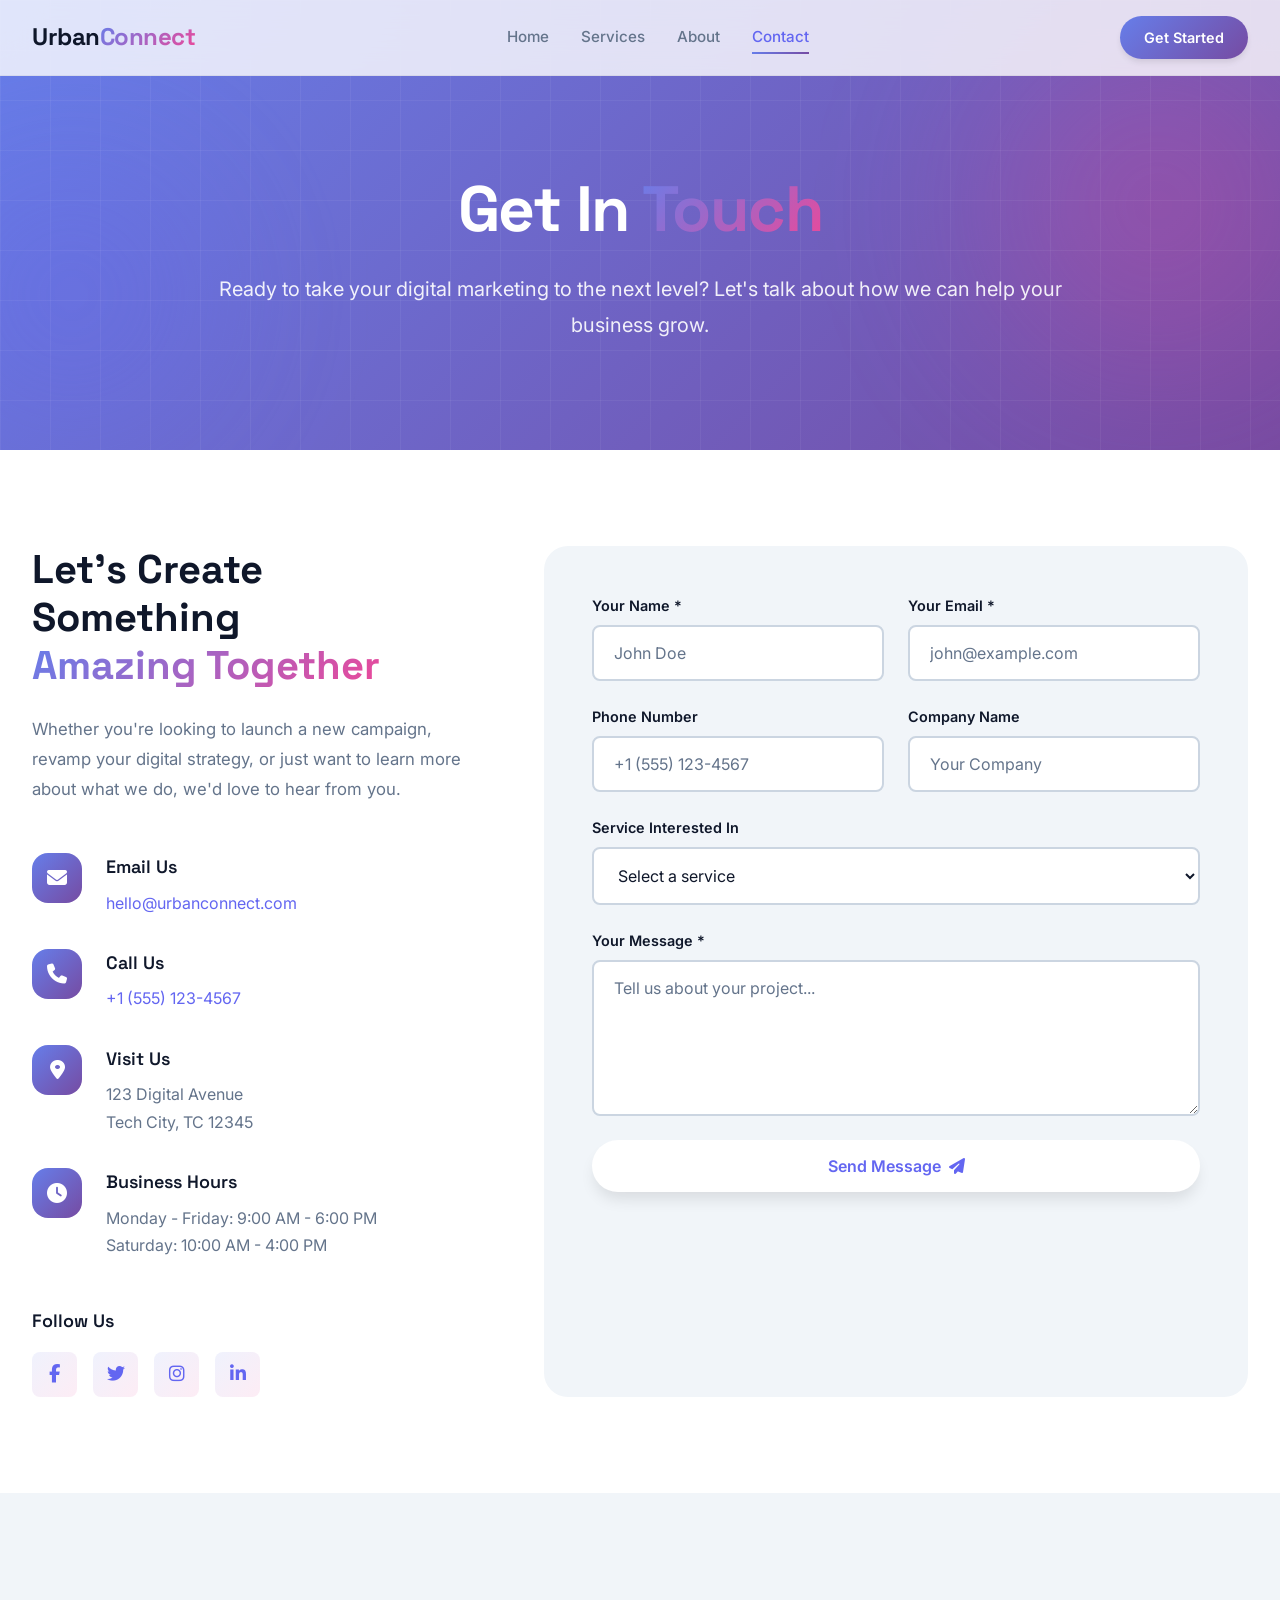
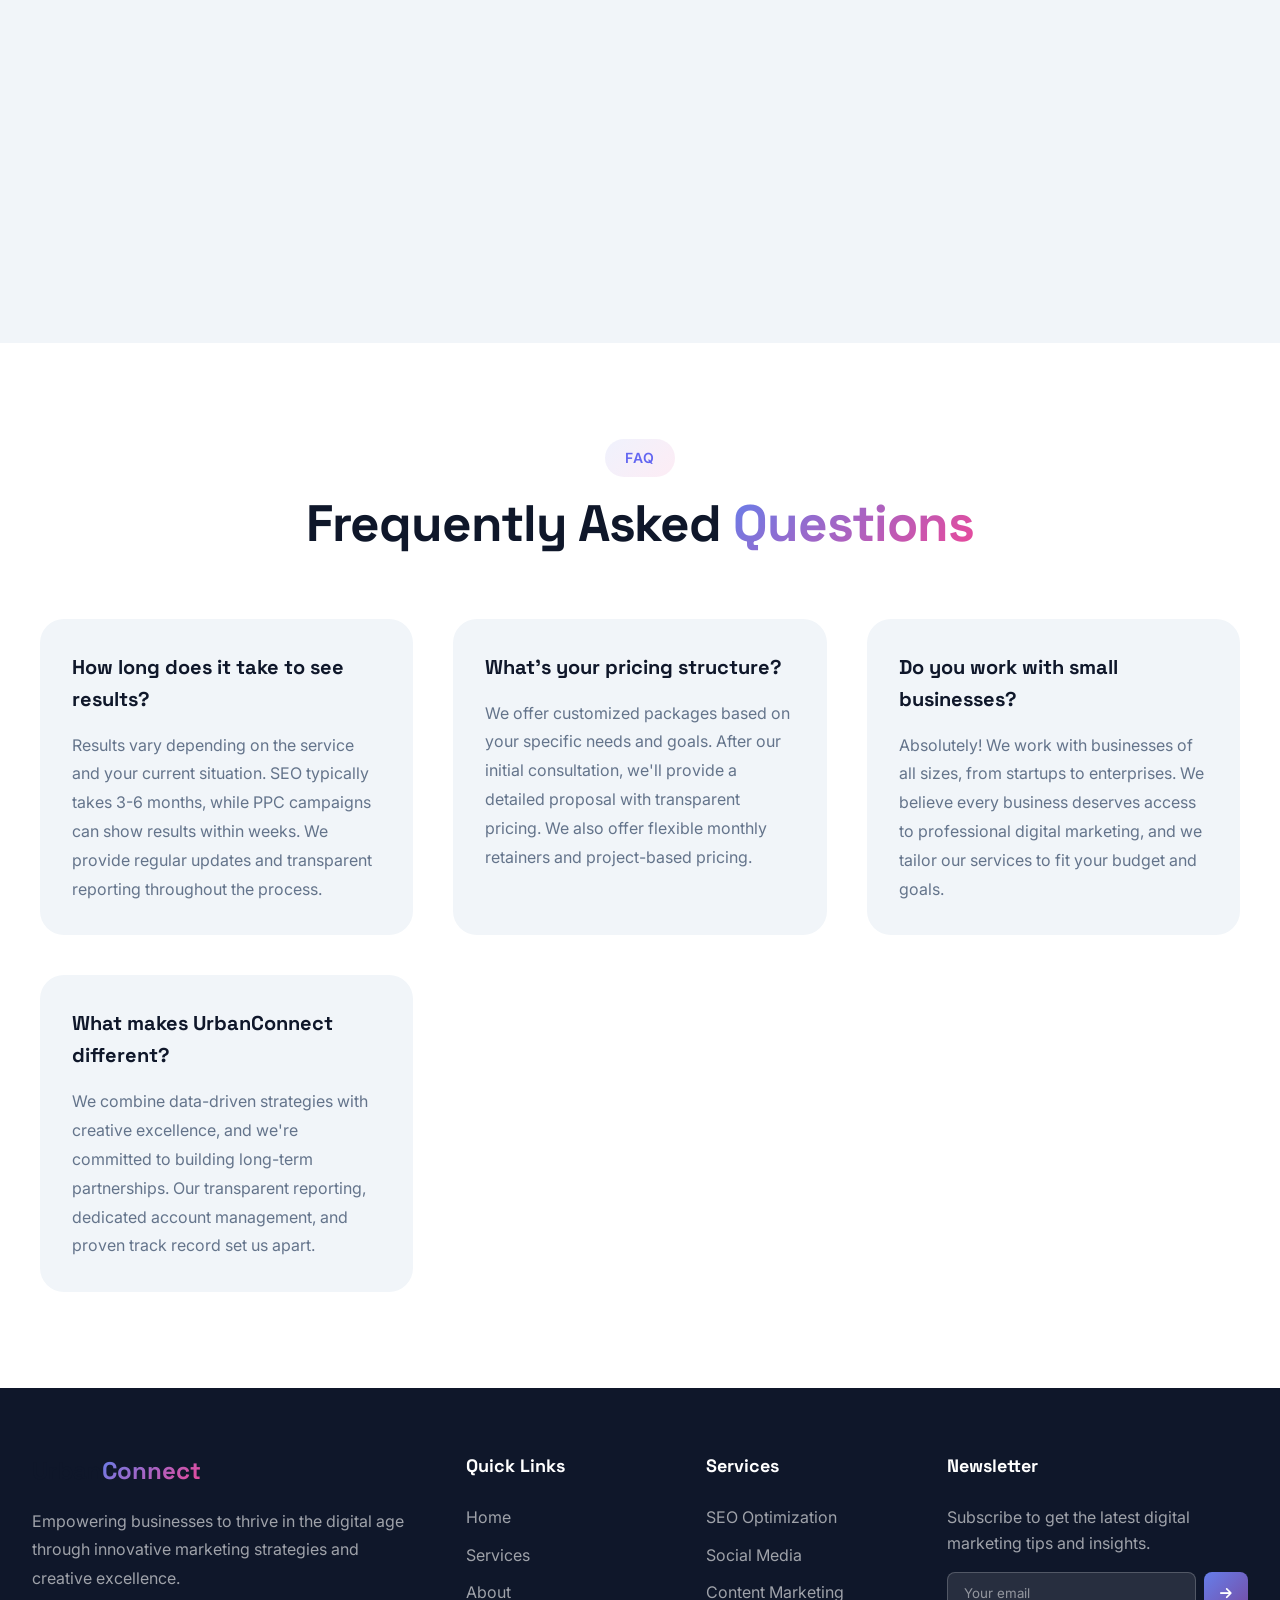
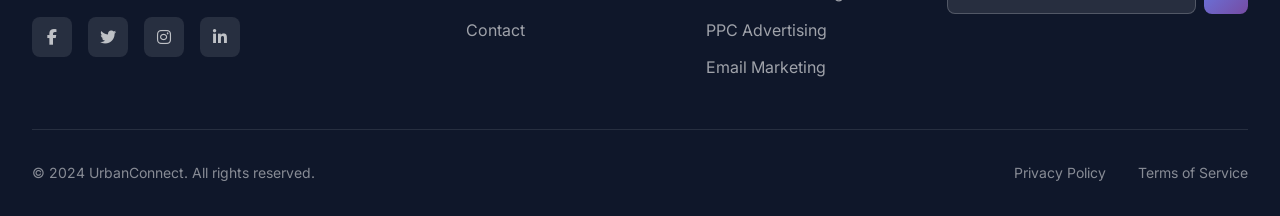
<file: contact.html>
<!DOCTYPE html>
<html lang="en">
<head>
  <meta charset="UTF-8">
  <meta name="viewport" content="width=device-width, initial-scale=1.0">
  <title>Contact Us | UrbanConnect Digital Marketing</title>
  <meta name="description" content="Get in touch with UrbanConnect. Let's discuss how we can help grow your business with our digital marketing services.">
  <link rel="preconnect" href="https://fonts.googleapis.com">
  <link rel="preconnect" href="https://fonts.gstatic.com" crossorigin>
  <link href="https://fonts.googleapis.com/css2?family=Inter:wght@300;400;500;600;700;800;900&family=Space+Grotesk:wght@400;500;600;700&display=swap" rel="stylesheet">
  <link rel="stylesheet" href="https://cdnjs.cloudflare.com/ajax/libs/font-awesome/6.4.0/css/all.min.css">
  <link rel="stylesheet" href="style.css">
</head>
<body>

  <!-- HEADER -->
  <header id="header">
    <div class="header-content">
      <div class="logo">
        <a href="index.html">
          <span class="logo-text">Urban</span><span class="logo-accent">Connect</span>
        </a>
      </div>
      <nav id="nav">
        <a href="index.html" class="nav-link">Home</a>
        <a href="services.html" class="nav-link">Services</a>
        <a href="about.html" class="nav-link">About</a>
        <a href="contact.html" class="nav-link active">Contact</a>
      </nav>
      <a href="contact.html" class="cta-header-btn">Get Started</a>
      <button class="mobile-menu-toggle" id="mobileMenuToggle">
        <span></span>
        <span></span>
        <span></span>
      </button>
    </div>
  </header>

  <!-- PAGE HEADER -->
  <section class="page-header">
    <div class="page-header-bg">
      <div class="gradient-orb orb-1"></div>
      <div class="gradient-orb orb-2"></div>
      <div class="grid-pattern"></div>
    </div>
    <div class="container">
      <div class="page-header-content" data-aos="fade-up">
        <h1 class="page-title">Get In <span class="gradient-text">Touch</span></h1>
        <p class="page-description">
          Ready to take your digital marketing to the next level? Let's talk about how we can help your business grow.
        </p>
      </div>
    </div>
  </section>

  <!-- CONTACT SECTION -->
  <section class="contact-page-section">
    <div class="container">
      <div class="contact-page-grid">
        <!-- Contact Info -->
        <div class="contact-page-info" data-aos="fade-right">
          <h2 class="contact-page-title">Let's Create Something<br/><span class="gradient-text">Amazing Together</span></h2>
          <p class="contact-page-description">
            Whether you're looking to launch a new campaign, revamp your digital strategy, or just want to learn more about what we do, we'd love to hear from you.
          </p>

          <div class="contact-page-details">
            <div class="contact-page-item">
              <div class="contact-page-icon">
                <i class="fas fa-envelope"></i>
              </div>
              <div class="contact-page-text">
                <h4>Email Us</h4>
                <p><a href="mailto:hello@urbanconnect.com">hello@urbanconnect.com</a></p>
              </div>
            </div>

            <div class="contact-page-item">
              <div class="contact-page-icon">
                <i class="fas fa-phone"></i>
              </div>
              <div class="contact-page-text">
                <h4>Call Us</h4>
                <p><a href="tel:+15551234567">+1 (555) 123-4567</a></p>
              </div>
            </div>

            <div class="contact-page-item">
              <div class="contact-page-icon">
                <i class="fas fa-map-marker-alt"></i>
              </div>
              <div class="contact-page-text">
                <h4>Visit Us</h4>
                <p>123 Digital Avenue<br/>Tech City, TC 12345</p>
              </div>
            </div>

            <div class="contact-page-item">
              <div class="contact-page-icon">
                <i class="fas fa-clock"></i>
              </div>
              <div class="contact-page-text">
                <h4>Business Hours</h4>
                <p>Monday - Friday: 9:00 AM - 6:00 PM<br/>Saturday: 10:00 AM - 4:00 PM</p>
              </div>
            </div>
          </div>

          <div class="contact-page-social">
            <h4>Follow Us</h4>
            <div class="social-links-contact">
              <a href="#" class="social-link-contact"><i class="fab fa-facebook-f"></i></a>
              <a href="#" class="social-link-contact"><i class="fab fa-twitter"></i></a>
              <a href="#" class="social-link-contact"><i class="fab fa-instagram"></i></a>
              <a href="#" class="social-link-contact"><i class="fab fa-linkedin-in"></i></a>
            </div>
          </div>
        </div>

        <!-- Contact Form -->
        <div class="contact-page-form-wrapper" data-aos="fade-left">
          <form class="contact-page-form" id="contactForm">
            <div class="form-row">
              <div class="form-group-contact">
                <label for="name">Your Name *</label>
                <input type="text" id="name" class="form-input-contact" placeholder="John Doe" required>
              </div>
              <div class="form-group-contact">
                <label for="email">Your Email *</label>
                <input type="email" id="email" class="form-input-contact" placeholder="john@example.com" required>
              </div>
            </div>

            <div class="form-row">
              <div class="form-group-contact">
                <label for="phone">Phone Number</label>
                <input type="tel" id="phone" class="form-input-contact" placeholder="+1 (555) 123-4567">
              </div>
              <div class="form-group-contact">
                <label for="company">Company Name</label>
                <input type="text" id="company" class="form-input-contact" placeholder="Your Company">
              </div>
            </div>

            <div class="form-group-contact">
              <label for="service">Service Interested In</label>
              <select id="service" class="form-input-contact">
                <option value="">Select a service</option>
                <option value="seo">SEO Optimization</option>
                <option value="social">Social Media Marketing</option>
                <option value="content">Content Marketing</option>
                <option value="ppc">PPC Advertising</option>
                <option value="email">Email Marketing</option>
                <option value="analytics">Analytics & Reporting</option>
                <option value="other">Other</option>
              </select>
            </div>

            <div class="form-group-contact">
              <label for="message">Your Message *</label>
              <textarea id="message" class="form-input-contact" rows="6" placeholder="Tell us about your project..." required></textarea>
            </div>

            <button type="submit" class="btn btn-primary btn-full">
              Send Message <i class="fas fa-paper-plane"></i>
            </button>
          </form>
        </div>
      </div>
    </div>
  </section>

  <!-- MAP SECTION (Optional) -->
  <section class="map-section">
    <div class="map-container">
      <iframe
        src="https://www.google.com/maps/embed?pb=!1m18!1m12!1m3!1d3151.8354345093714!2d144.9537353159042!3d-37.817209742021385!2m3!1f0!2f0!3f0!3m2!1i1024!2i768!4f13.1!3m3!1m2!1s0x6ad65d4c2b349649%3A0xb6899234e561db11!2sEnvato!5b0!3m2!1sen!2sus!4v1576424281440!5m2!1sen!2sus"
        width="100%"
        height="450"
        style="border:0;"
        allowfullscreen=""
        loading="lazy"
        referrerpolicy="no-referrer-when-downgrade">
      </iframe>
    </div>
  </section>

  <!-- FAQ SECTION -->
  <section class="faq-section">
    <div class="container">
      <div class="section-header" data-aos="fade-up">
        <span class="section-badge">FAQ</span>
        <h2 class="section-title">Frequently Asked <span class="gradient-text">Questions</span></h2>
      </div>

      <div class="faq-grid">
        <div class="faq-item" data-aos="fade-up" data-aos-delay="100">
          <h3 class="faq-question">How long does it take to see results?</h3>
          <p class="faq-answer">
            Results vary depending on the service and your current situation. SEO typically takes 3-6 months, while PPC campaigns can show results within weeks. We provide regular updates and transparent reporting throughout the process.
          </p>
        </div>

        <div class="faq-item" data-aos="fade-up" data-aos-delay="200">
          <h3 class="faq-question">What's your pricing structure?</h3>
          <p class="faq-answer">
            We offer customized packages based on your specific needs and goals. After our initial consultation, we'll provide a detailed proposal with transparent pricing. We also offer flexible monthly retainers and project-based pricing.
          </p>
        </div>

        <div class="faq-item" data-aos="fade-up" data-aos-delay="300">
          <h3 class="faq-question">Do you work with small businesses?</h3>
          <p class="faq-answer">
            Absolutely! We work with businesses of all sizes, from startups to enterprises. We believe every business deserves access to professional digital marketing, and we tailor our services to fit your budget and goals.
          </p>
        </div>

        <div class="faq-item" data-aos="fade-up" data-aos-delay="400">
          <h3 class="faq-question">What makes UrbanConnect different?</h3>
          <p class="faq-answer">
            We combine data-driven strategies with creative excellence, and we're committed to building long-term partnerships. Our transparent reporting, dedicated account management, and proven track record set us apart.
          </p>
        </div>
      </div>
    </div>
  </section>

  <!-- FOOTER -->
  <footer class="footer">
    <div class="container">
      <div class="footer-content">
        <div class="footer-column">
          <div class="footer-logo">
            <span class="logo-text">Urban</span><span class="logo-accent">Connect</span>
          </div>
          <p class="footer-description">
            Empowering businesses to thrive in the digital age through innovative
            marketing strategies and creative excellence.
          </p>
          <div class="footer-social">
            <a href="#" class="footer-social-link"><i class="fab fa-facebook-f"></i></a>
            <a href="#" class="footer-social-link"><i class="fab fa-twitter"></i></a>
            <a href="#" class="footer-social-link"><i class="fab fa-instagram"></i></a>
            <a href="#" class="footer-social-link"><i class="fab fa-linkedin-in"></i></a>
          </div>
        </div>

        <div class="footer-column">
          <h3 class="footer-title">Quick Links</h3>
          <ul class="footer-links">
            <li><a href="index.html">Home</a></li>
            <li><a href="services.html">Services</a></li>
            <li><a href="about.html">About</a></li>
            <li><a href="contact.html">Contact</a></li>
          </ul>
        </div>

        <div class="footer-column">
          <h3 class="footer-title">Services</h3>
          <ul class="footer-links">
            <li><a href="services.html">SEO Optimization</a></li>
            <li><a href="services.html">Social Media</a></li>
            <li><a href="services.html">Content Marketing</a></li>
            <li><a href="services.html">PPC Advertising</a></li>
            <li><a href="services.html">Email Marketing</a></li>
          </ul>
        </div>

        <div class="footer-column">
          <h3 class="footer-title">Newsletter</h3>
          <p class="footer-newsletter-text">
            Subscribe to get the latest digital marketing tips and insights.
          </p>
          <form class="newsletter-form">
            <input type="email" placeholder="Your email" class="newsletter-input" required>
            <button type="submit" class="newsletter-btn">
              <i class="fas fa-arrow-right"></i>
            </button>
          </form>
        </div>
      </div>

      <div class="footer-bottom">
        <p>&copy; 2024 UrbanConnect. All rights reserved.</p>
        <div class="footer-bottom-links">
          <a href="#">Privacy Policy</a>
          <a href="#">Terms of Service</a>
        </div>
      </div>
    </div>
  </footer>

  <script src="main.js"></script>

</body>
</html>
</file>
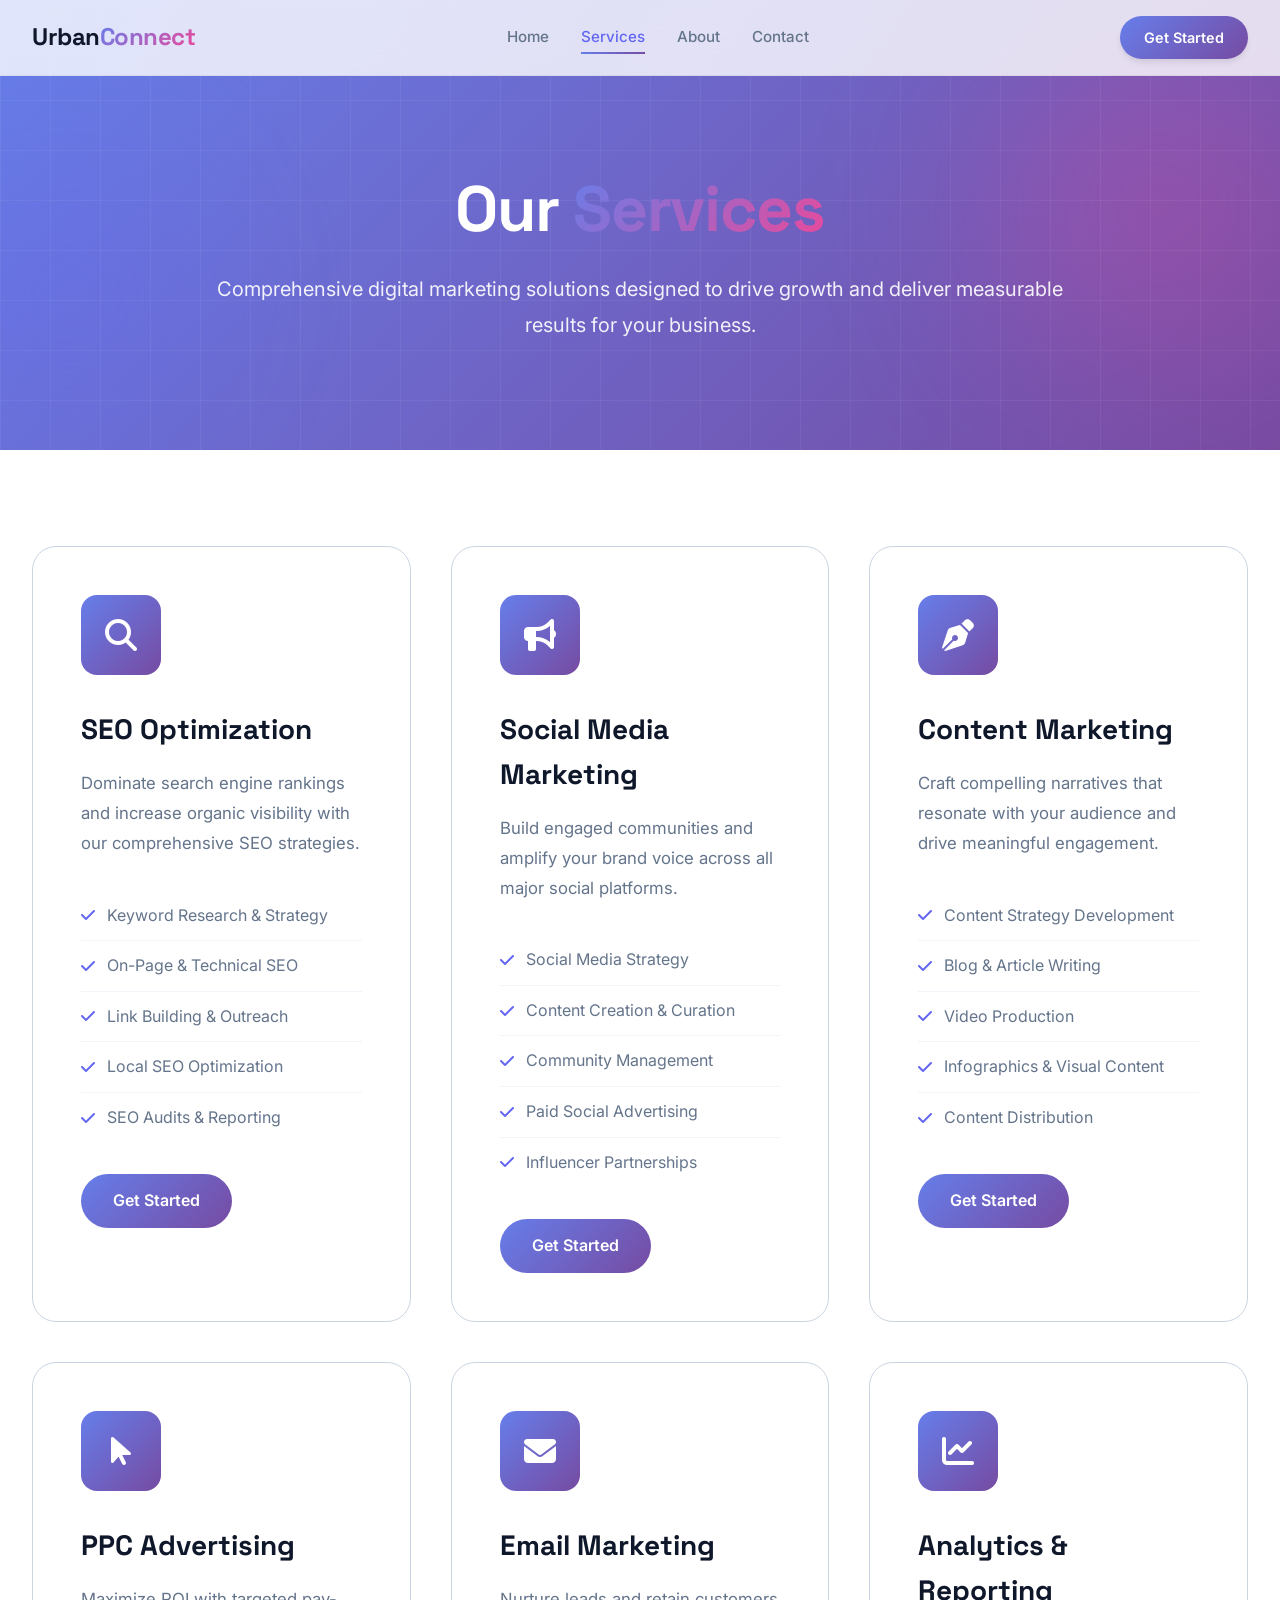
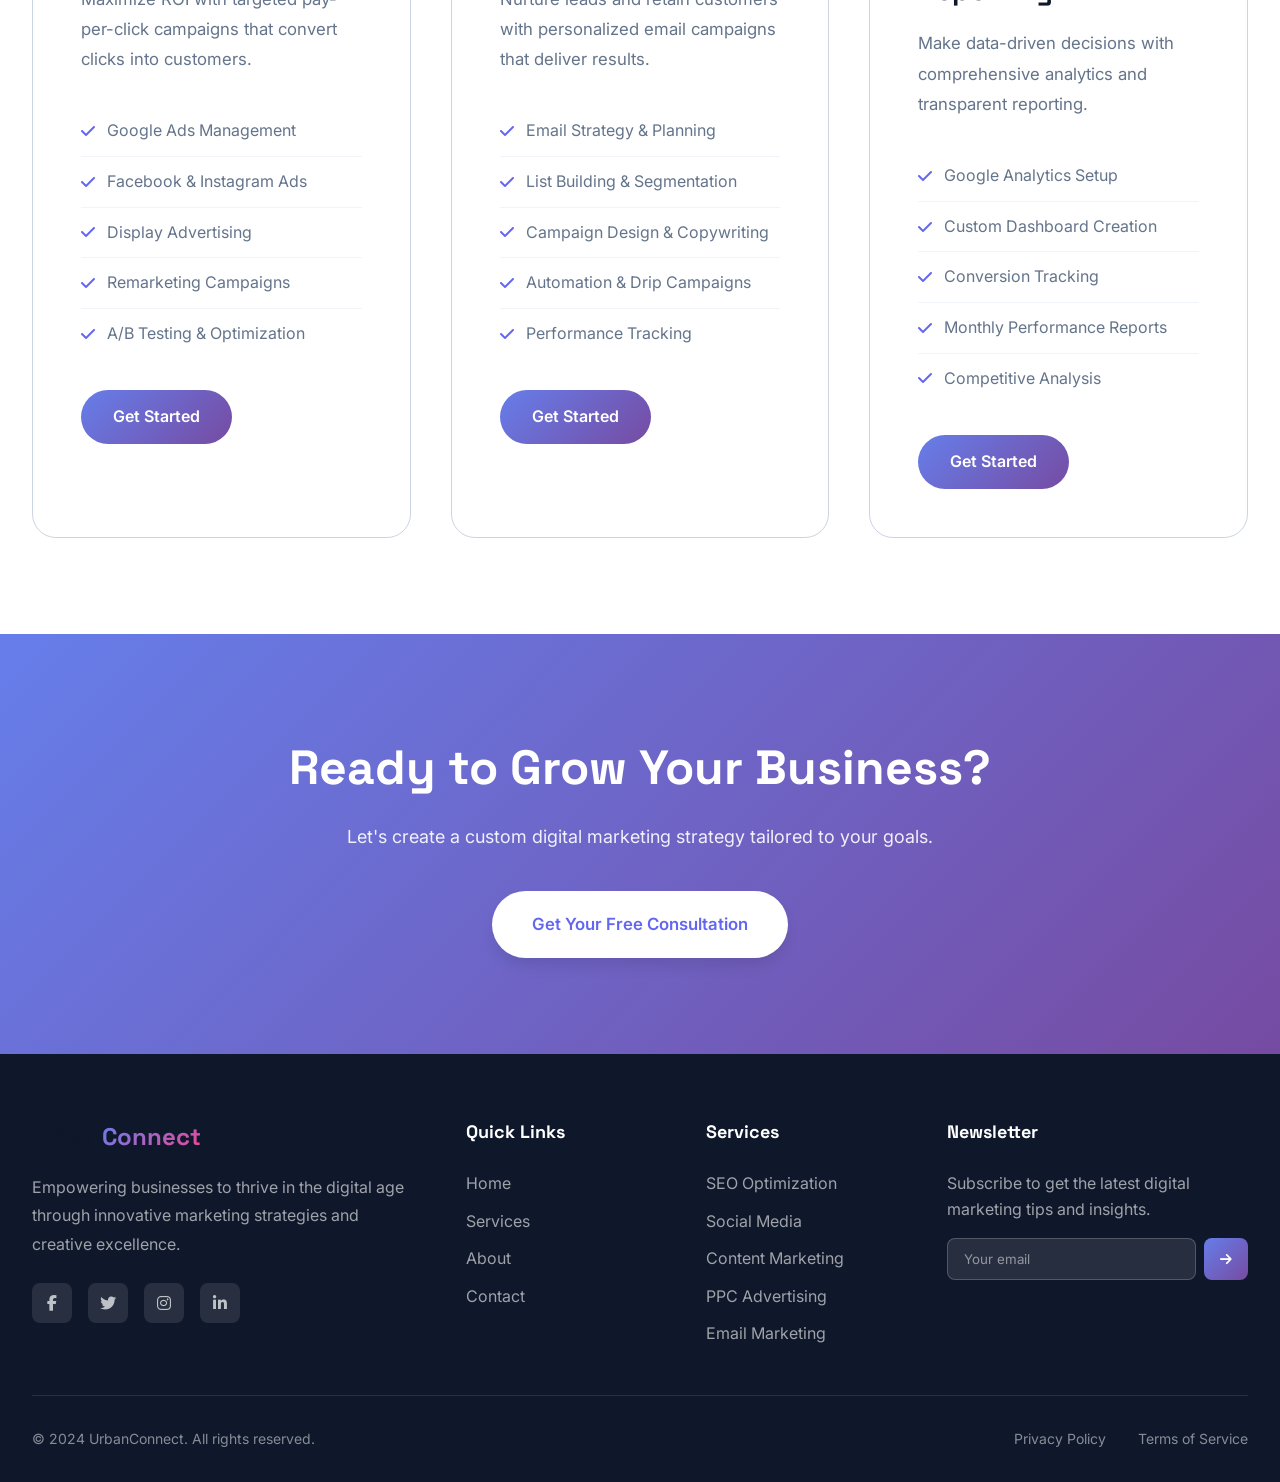
<file: services.html>
<!DOCTYPE html>
<html lang="en">
<head>
  <meta charset="UTF-8">
  <meta name="viewport" content="width=device-width, initial-scale=1.0">
  <title>Our Services | UrbanConnect Digital Marketing</title>
  <meta name="description" content="Comprehensive digital marketing services including SEO, Social Media Marketing, Content Marketing, PPC, Email Marketing, and Analytics.">
  <link rel="preconnect" href="https://fonts.googleapis.com">
  <link rel="preconnect" href="https://fonts.gstatic.com" crossorigin>
  <link href="https://fonts.googleapis.com/css2?family=Inter:wght@300;400;500;600;700;800;900&family=Space+Grotesk:wght@400;500;600;700&display=swap" rel="stylesheet">
  <link rel="stylesheet" href="https://cdnjs.cloudflare.com/ajax/libs/font-awesome/6.4.0/css/all.min.css">
  <link rel="stylesheet" href="style.css">
</head>
<body>

  <!-- HEADER -->
  <header id="header">
    <div class="header-content">
      <div class="logo">
        <a href="index.html">
          <span class="logo-text">Urban</span><span class="logo-accent">Connect</span>
        </a>
      </div>
      <nav id="nav">
        <a href="index.html" class="nav-link">Home</a>
        <a href="services.html" class="nav-link active">Services</a>
        <a href="about.html" class="nav-link">About</a>
        <a href="contact.html" class="nav-link">Contact</a>
      </nav>
      <a href="contact.html" class="cta-header-btn">Get Started</a>
      <button class="mobile-menu-toggle" id="mobileMenuToggle">
        <span></span>
        <span></span>
        <span></span>
      </button>
    </div>
  </header>

  <!-- PAGE HEADER -->
  <section class="page-header">
    <div class="page-header-bg">
      <div class="gradient-orb orb-1"></div>
      <div class="gradient-orb orb-2"></div>
      <div class="grid-pattern"></div>
    </div>
    <div class="container">
      <div class="page-header-content" data-aos="fade-up">
        <h1 class="page-title">Our <span class="gradient-text">Services</span></h1>
        <p class="page-description">
          Comprehensive digital marketing solutions designed to drive growth and deliver measurable results for your business.
        </p>
      </div>
    </div>
  </section>

  <!-- SERVICES GRID -->
  <section class="services-page-section">
    <div class="container">
      <div class="services-grid-page">
        <!-- SEO Optimization -->
        <div class="service-card-detailed" data-aos="fade-up" data-aos-delay="100">
          <div class="service-icon-large">
            <i class="fas fa-search"></i>
          </div>
          <h3 class="service-title-large">SEO Optimization</h3>
          <p class="service-description-large">
            Dominate search engine rankings and increase organic visibility with our comprehensive SEO strategies.
          </p>
          <ul class="service-features-list">
            <li><i class="fas fa-check"></i> Keyword Research & Strategy</li>
            <li><i class="fas fa-check"></i> On-Page & Technical SEO</li>
            <li><i class="fas fa-check"></i> Link Building & Outreach</li>
            <li><i class="fas fa-check"></i> Local SEO Optimization</li>
            <li><i class="fas fa-check"></i> SEO Audits & Reporting</li>
          </ul>
          <a href="contact.html" class="service-btn">Get Started</a>
        </div>

        <!-- Social Media Marketing -->
        <div class="service-card-detailed" data-aos="fade-up" data-aos-delay="200">
          <div class="service-icon-large">
            <i class="fas fa-bullhorn"></i>
          </div>
          <h3 class="service-title-large">Social Media Marketing</h3>
          <p class="service-description-large">
            Build engaged communities and amplify your brand voice across all major social platforms.
          </p>
          <ul class="service-features-list">
            <li><i class="fas fa-check"></i> Social Media Strategy</li>
            <li><i class="fas fa-check"></i> Content Creation & Curation</li>
            <li><i class="fas fa-check"></i> Community Management</li>
            <li><i class="fas fa-check"></i> Paid Social Advertising</li>
            <li><i class="fas fa-check"></i> Influencer Partnerships</li>
          </ul>
          <a href="contact.html" class="service-btn">Get Started</a>
        </div>

        <!-- Content Marketing -->
        <div class="service-card-detailed" data-aos="fade-up" data-aos-delay="300">
          <div class="service-icon-large">
            <i class="fas fa-pen-nib"></i>
          </div>
          <h3 class="service-title-large">Content Marketing</h3>
          <p class="service-description-large">
            Craft compelling narratives that resonate with your audience and drive meaningful engagement.
          </p>
          <ul class="service-features-list">
            <li><i class="fas fa-check"></i> Content Strategy Development</li>
            <li><i class="fas fa-check"></i> Blog & Article Writing</li>
            <li><i class="fas fa-check"></i> Video Production</li>
            <li><i class="fas fa-check"></i> Infographics & Visual Content</li>
            <li><i class="fas fa-check"></i> Content Distribution</li>
          </ul>
          <a href="contact.html" class="service-btn">Get Started</a>
        </div>

        <!-- PPC Advertising -->
        <div class="service-card-detailed" data-aos="fade-up" data-aos-delay="400">
          <div class="service-icon-large">
            <i class="fas fa-mouse-pointer"></i>
          </div>
          <h3 class="service-title-large">PPC Advertising</h3>
          <p class="service-description-large">
            Maximize ROI with targeted pay-per-click campaigns that convert clicks into customers.
          </p>
          <ul class="service-features-list">
            <li><i class="fas fa-check"></i> Google Ads Management</li>
            <li><i class="fas fa-check"></i> Facebook & Instagram Ads</li>
            <li><i class="fas fa-check"></i> Display Advertising</li>
            <li><i class="fas fa-check"></i> Remarketing Campaigns</li>
            <li><i class="fas fa-check"></i> A/B Testing & Optimization</li>
          </ul>
          <a href="contact.html" class="service-btn">Get Started</a>
        </div>

        <!-- Email Marketing -->
        <div class="service-card-detailed" data-aos="fade-up" data-aos-delay="500">
          <div class="service-icon-large">
            <i class="fas fa-envelope"></i>
          </div>
          <h3 class="service-title-large">Email Marketing</h3>
          <p class="service-description-large">
            Nurture leads and retain customers with personalized email campaigns that deliver results.
          </p>
          <ul class="service-features-list">
            <li><i class="fas fa-check"></i> Email Strategy & Planning</li>
            <li><i class="fas fa-check"></i> List Building & Segmentation</li>
            <li><i class="fas fa-check"></i> Campaign Design & Copywriting</li>
            <li><i class="fas fa-check"></i> Automation & Drip Campaigns</li>
            <li><i class="fas fa-check"></i> Performance Tracking</li>
          </ul>
          <a href="contact.html" class="service-btn">Get Started</a>
        </div>

        <!-- Analytics & Reporting -->
        <div class="service-card-detailed" data-aos="fade-up" data-aos-delay="600">
          <div class="service-icon-large">
            <i class="fas fa-chart-line"></i>
          </div>
          <h3 class="service-title-large">Analytics & Reporting</h3>
          <p class="service-description-large">
            Make data-driven decisions with comprehensive analytics and transparent reporting.
          </p>
          <ul class="service-features-list">
            <li><i class="fas fa-check"></i> Google Analytics Setup</li>
            <li><i class="fas fa-check"></i> Custom Dashboard Creation</li>
            <li><i class="fas fa-check"></i> Conversion Tracking</li>
            <li><i class="fas fa-check"></i> Monthly Performance Reports</li>
            <li><i class="fas fa-check"></i> Competitive Analysis</li>
          </ul>
          <a href="contact.html" class="service-btn">Get Started</a>
        </div>
      </div>
    </div>
  </section>

  <!-- CTA SECTION -->
  <section class="cta-section">
    <div class="container">
      <div class="cta-content" data-aos="fade-up">
        <h2>Ready to Grow Your Business?</h2>
        <p>Let's create a custom digital marketing strategy tailored to your goals.</p>
        <a href="contact.html" class="btn btn-primary btn-large">Get Your Free Consultation</a>
      </div>
    </div>
  </section>

  <!-- FOOTER -->
  <footer class="footer">
    <div class="container">
      <div class="footer-content">
        <div class="footer-column">
          <div class="footer-logo">
            <span class="logo-text">Urban</span><span class="logo-accent">Connect</span>
          </div>
          <p class="footer-description">
            Empowering businesses to thrive in the digital age through innovative
            marketing strategies and creative excellence.
          </p>
          <div class="footer-social">
            <a href="#" class="footer-social-link"><i class="fab fa-facebook-f"></i></a>
            <a href="#" class="footer-social-link"><i class="fab fa-twitter"></i></a>
            <a href="#" class="footer-social-link"><i class="fab fa-instagram"></i></a>
            <a href="#" class="footer-social-link"><i class="fab fa-linkedin-in"></i></a>
          </div>
        </div>

        <div class="footer-column">
          <h3 class="footer-title">Quick Links</h3>
          <ul class="footer-links">
            <li><a href="index.html">Home</a></li>
            <li><a href="services.html">Services</a></li>
            <li><a href="about.html">About</a></li>
            <li><a href="contact.html">Contact</a></li>
          </ul>
        </div>

        <div class="footer-column">
          <h3 class="footer-title">Services</h3>
          <ul class="footer-links">
            <li><a href="services.html">SEO Optimization</a></li>
            <li><a href="services.html">Social Media</a></li>
            <li><a href="services.html">Content Marketing</a></li>
            <li><a href="services.html">PPC Advertising</a></li>
            <li><a href="services.html">Email Marketing</a></li>
          </ul>
        </div>

        <div class="footer-column">
          <h3 class="footer-title">Newsletter</h3>
          <p class="footer-newsletter-text">
            Subscribe to get the latest digital marketing tips and insights.
          </p>
          <form class="newsletter-form">
            <input type="email" placeholder="Your email" class="newsletter-input" required>
            <button type="submit" class="newsletter-btn">
              <i class="fas fa-arrow-right"></i>
            </button>
          </form>
        </div>
      </div>

      <div class="footer-bottom">
        <p>&copy; 2024 UrbanConnect. All rights reserved.</p>
        <div class="footer-bottom-links">
          <a href="#">Privacy Policy</a>
          <a href="#">Terms of Service</a>
        </div>
      </div>
    </div>
  </footer>

  <script src="main.js"></script>

</body>
</html>
</file>
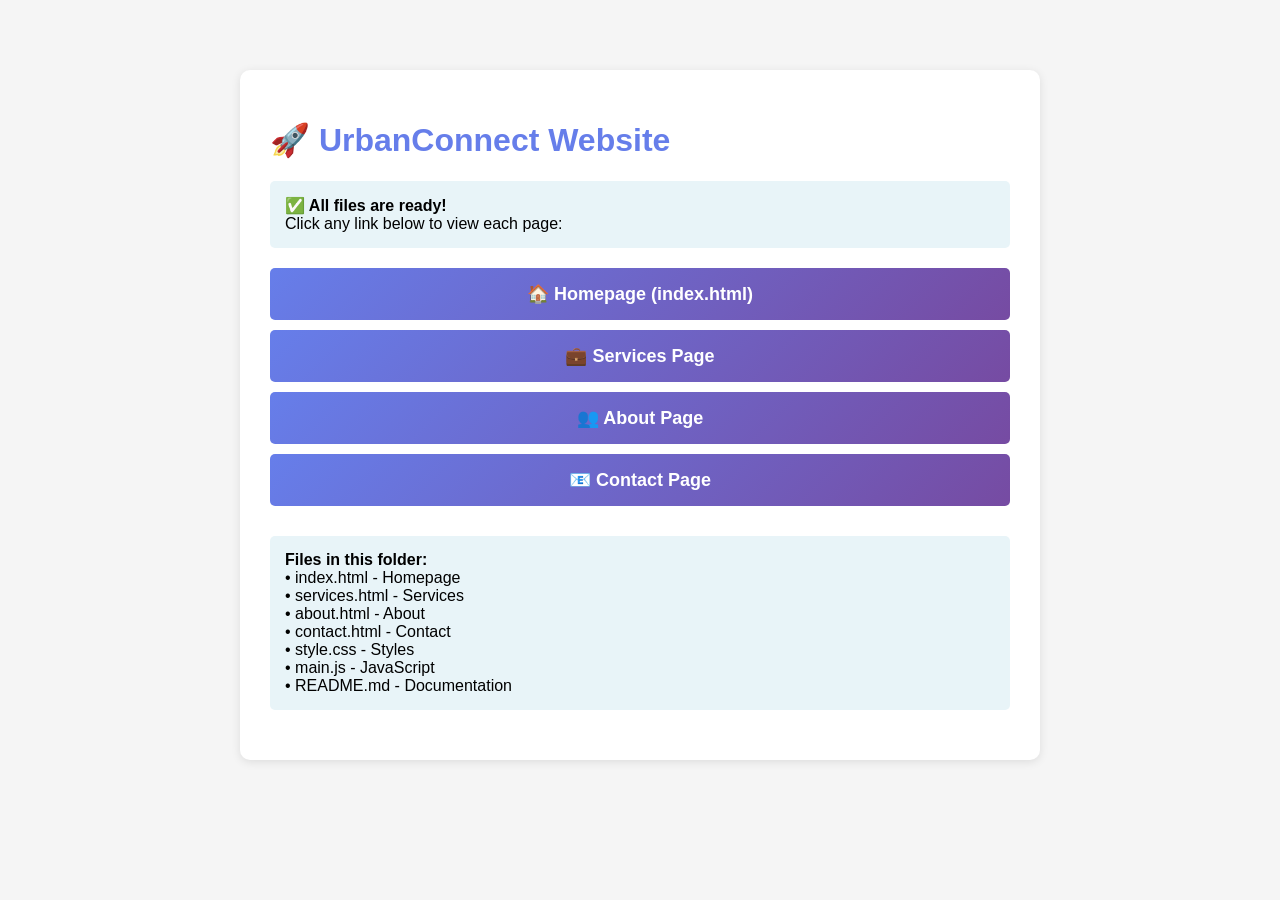
<file: VIEW_WEBSITE.html>
<!DOCTYPE html>
<html>
<head>
    <title>UrbanConnect - Website Links</title>
    <style>
        body {
            font-family: Arial, sans-serif;
            max-width: 800px;
            margin: 50px auto;
            padding: 20px;
            background: #f5f5f5;
        }
        h1 { color: #667eea; }
        .links {
            background: white;
            padding: 30px;
            border-radius: 10px;
            box-shadow: 0 2px 10px rgba(0,0,0,0.1);
        }
        a {
            display: block;
            padding: 15px;
            margin: 10px 0;
            background: linear-gradient(135deg, #667eea 0%, #764ba2 100%);
            color: white;
            text-decoration: none;
            border-radius: 5px;
            font-size: 18px;
            font-weight: bold;
            text-align: center;
        }
        a:hover {
            transform: translateY(-2px);
            box-shadow: 0 5px 15px rgba(102, 126, 234, 0.4);
        }
        .info {
            background: #e8f4f8;
            padding: 15px;
            border-radius: 5px;
            margin-bottom: 20px;
        }
    </style>
</head>
<body>
    <div class="links">
        <h1>🚀 UrbanConnect Website</h1>
        
        <div class="info">
            <strong>✅ All files are ready!</strong><br>
            Click any link below to view each page:
        </div>

        <a href="index.html">🏠 Homepage (index.html)</a>
        <a href="services.html">💼 Services Page</a>
        <a href="about.html">👥 About Page</a>
        <a href="contact.html">📧 Contact Page</a>

        <div class="info" style="margin-top: 30px;">
            <strong>Files in this folder:</strong><br>
            • index.html - Homepage<br>
            • services.html - Services<br>
            • about.html - About<br>
            • contact.html - Contact<br>
            • style.css - Styles<br>
            • main.js - JavaScript<br>
            • README.md - Documentation
        </div>
    </div>
</body>
</html>
</file>
<file: style.css>
/* ===================================
   CSS VARIABLES - MODERN DESIGN SYSTEM
=================================== */
:root {
  /* Primary Colors */
  --primary: #6366f1;
  --primary-dark: #4f46e5;
  --primary-light: #818cf8;

  /* Accent Colors */
  --accent: #ec4899;
  --accent-dark: #db2777;
  --accent-light: #f472b6;

  /* Neutral Colors */
  --dark: #0f172a;
  --dark-light: #1e293b;
  --gray: #64748b;
  --gray-light: #cbd5e1;
  --light: #f1f5f9;
  --white: #ffffff;

  /* Gradients */
  --gradient-primary: linear-gradient(135deg, #667eea 0%, #764ba2 100%);
  --gradient-accent: linear-gradient(135deg, #f093fb 0%, #f5576c 100%);
  --gradient-hero: linear-gradient(135deg, #667eea 0%, #764ba2 50%, #f093fb 100%);
  --gradient-text: linear-gradient(135deg, #667eea 0%, #ec4899 100%);

  /* Shadows */
  --shadow-sm: 0 1px 2px 0 rgba(0, 0, 0, 0.05);
  --shadow-md: 0 4px 6px -1px rgba(0, 0, 0, 0.1);
  --shadow-lg: 0 10px 15px -3px rgba(0, 0, 0, 0.1);
  --shadow-xl: 0 20px 25px -5px rgba(0, 0, 0, 0.1);
  --shadow-2xl: 0 25px 50px -12px rgba(0, 0, 0, 0.25);

  /* Transitions */
  --transition: all 0.3s cubic-bezier(0.4, 0, 0.2, 1);
  --transition-slow: all 0.6s cubic-bezier(0.4, 0, 0.2, 1);

  /* Spacing */
  --spacing-xs: 0.5rem;
  --spacing-sm: 1rem;
  --spacing-md: 1.5rem;
  --spacing-lg: 2rem;
  --spacing-xl: 3rem;
  --spacing-2xl: 4rem;

  /* Border Radius */
  --radius-sm: 0.375rem;
  --radius-md: 0.5rem;
  --radius-lg: 1rem;
  --radius-xl: 1.5rem;
  --radius-full: 9999px;
}

/* ===================================
   RESET & BASE STYLES
=================================== */
* {
  margin: 0;
  padding: 0;
  box-sizing: border-box;
}

html {
  scroll-behavior: smooth;
}

body {
  font-family: 'Inter', -apple-system, BlinkMacSystemFont, 'Segoe UI', sans-serif;
  color: var(--dark);
  background: var(--white);
  line-height: 1.6;
  overflow-x: hidden;
  -webkit-font-smoothing: antialiased;
  -moz-osx-font-smoothing: grayscale;
}

img {
  max-width: 100%;
  height: auto;
  display: block;
}

a {
  text-decoration: none;
  color: inherit;
  transition: var(--transition);
}

button {
  border: none;
  background: none;
  cursor: pointer;
  font-family: inherit;
}

/* ===================================
   UTILITIES
=================================== */
.container {
  max-width: 1280px;
  margin: 0 auto;
  padding: 0 2rem;
}

.gradient-text {
  background: var(--gradient-text);
  -webkit-background-clip: text;
  -webkit-text-fill-color: transparent;
  background-clip: text;
}

/* ===================================
   HEADER & NAVIGATION
=================================== */
header {
  position: fixed;
  top: 0;
  left: 0;
  width: 100%;
  z-index: 1000;
  background: rgba(255, 255, 255, 0.8);
  backdrop-filter: blur(20px);
  -webkit-backdrop-filter: blur(20px);
  border-bottom: 1px solid rgba(0, 0, 0, 0.05);
  transition: var(--transition);
}

header.scrolled {
  background: rgba(255, 255, 255, 0.95);
  box-shadow: var(--shadow-md);
}

.header-content {
  display: flex;
  justify-content: space-between;
  align-items: center;
  padding: 1rem 2rem;
  max-width: 1400px;
  margin: 0 auto;
}

.logo {
  font-size: 1.5rem;
  font-weight: 800;
  font-family: 'Space Grotesk', sans-serif;
  letter-spacing: -0.02em;
}

.logo-text {
  color: var(--dark);
}

.logo-accent {
  background: var(--gradient-text);
  -webkit-background-clip: text;
  -webkit-text-fill-color: transparent;
  background-clip: text;
}

nav {
  display: flex;
  gap: 2rem;
  align-items: center;
}

.nav-link {
  color: var(--gray);
  font-size: 0.95rem;
  font-weight: 500;
  position: relative;
  transition: var(--transition);
}

.nav-link::after {
  content: '';
  position: absolute;
  bottom: -0.25rem;
  left: 0;
  width: 0;
  height: 2px;
  background: var(--gradient-primary);
  transition: var(--transition);
}

.nav-link:hover,
.nav-link.active {
  color: var(--primary);
}

.nav-link:hover::after,
.nav-link.active::after {
  width: 100%;
}

.cta-header-btn {
  padding: 0.625rem 1.5rem;
  background: var(--gradient-primary);
  color: var(--white);
  border-radius: var(--radius-full);
  font-weight: 600;
  font-size: 0.9rem;
  transition: var(--transition);
  box-shadow: var(--shadow-md);
}

.cta-header-btn:hover {
  transform: translateY(-2px);
  box-shadow: var(--shadow-lg);
}

.mobile-menu-toggle {
  display: none;
  flex-direction: column;
  gap: 0.375rem;
  padding: 0.5rem;
}

.mobile-menu-toggle span {
  width: 1.5rem;
  height: 2px;
  background: var(--dark);
  border-radius: var(--radius-full);
  transition: var(--transition);
}

/* ===================================
   HERO SECTION - MODERN GRADIENT
=================================== */
.hero-section {
  min-height: 100vh;
  display: flex;
  align-items: center;
  justify-content: center;
  position: relative;
  overflow: hidden;
  padding: 8rem 2rem 4rem;
  background: linear-gradient(135deg, #667eea 0%, #764ba2 100%);
}

.hero-background {
  position: absolute;
  top: 0;
  left: 0;
  width: 100%;
  height: 100%;
  overflow: hidden;
  z-index: 1;
}

.gradient-orb {
  position: absolute;
  border-radius: 50%;
  filter: blur(80px);
  opacity: 0.6;
  animation: float 20s ease-in-out infinite;
}

.orb-1 {
  width: 500px;
  height: 500px;
  background: radial-gradient(circle, rgba(236, 72, 153, 0.6) 0%, transparent 70%);
  top: -10%;
  right: -10%;
  animation-delay: 0s;
}

.orb-2 {
  width: 400px;
  height: 400px;
  background: radial-gradient(circle, rgba(99, 102, 241, 0.6) 0%, transparent 70%);
  bottom: -10%;
  left: -10%;
  animation-delay: 5s;
}

.orb-3 {
  width: 350px;
  height: 350px;
  background: radial-gradient(circle, rgba(168, 85, 247, 0.6) 0%, transparent 70%);
  top: 40%;
  left: 40%;
  animation-delay: 10s;
}

@keyframes float {
  0%, 100% {
    transform: translate(0, 0) scale(1);
  }
  33% {
    transform: translate(50px, -50px) scale(1.1);
  }
  66% {
    transform: translate(-50px, 50px) scale(0.9);
  }
}

.grid-pattern {
  position: absolute;
  top: 0;
  left: 0;
  width: 100%;
  height: 100%;
  background-image:
    linear-gradient(rgba(255, 255, 255, 0.05) 1px, transparent 1px),
    linear-gradient(90deg, rgba(255, 255, 255, 0.05) 1px, transparent 1px);
  background-size: 50px 50px;
  animation: gridMove 20s linear infinite;
}

@keyframes gridMove {
  0% {
    transform: translate(0, 0);
  }
  100% {
    transform: translate(50px, 50px);
  }
}

.hero-content {
  position: relative;
  z-index: 2;
  text-align: center;
  max-width: 900px;
  margin: 0 auto;
}

.hero-badge {
  display: inline-flex;
  align-items: center;
  gap: 0.5rem;
  padding: 0.5rem 1.25rem;
  background: rgba(255, 255, 255, 0.15);
  backdrop-filter: blur(10px);
  border: 1px solid rgba(255, 255, 255, 0.2);
  border-radius: var(--radius-full);
  color: var(--white);
  font-size: 0.875rem;
  font-weight: 500;
  margin-bottom: 2rem;
}

.hero-title {
  font-family: 'Space Grotesk', sans-serif;
  font-size: clamp(2.5rem, 6vw, 4.5rem);
  font-weight: 800;
  color: var(--white);
  line-height: 1.1;
  margin-bottom: 1.5rem;
  letter-spacing: -0.02em;
}

.hero-description {
  font-size: clamp(1rem, 2vw, 1.25rem);
  color: rgba(255, 255, 255, 0.9);
  line-height: 1.8;
  margin-bottom: 2.5rem;
  font-weight: 400;
}

.hero-cta {
  display: flex;
  gap: 1rem;
  justify-content: center;
  flex-wrap: wrap;
  margin-bottom: 3rem;
}

.btn {
  display: inline-flex;
  align-items: center;
  gap: 0.5rem;
  padding: 1rem 2rem;
  font-size: 1rem;
  font-weight: 600;
  border-radius: var(--radius-full);
  transition: var(--transition);
  box-shadow: var(--shadow-lg);
}

.btn-primary {
  background: var(--white);
  color: var(--primary);
}

.btn-primary:hover {
  transform: translateY(-3px);
  box-shadow: var(--shadow-xl);
}

.btn-secondary {
  background: rgba(255, 255, 255, 0.15);
  color: var(--white);
  border: 2px solid rgba(255, 255, 255, 0.3);
  backdrop-filter: blur(10px);
}

.btn-secondary:hover {
  background: rgba(255, 255, 255, 0.25);
  transform: translateY(-3px);
}

.hero-stats {
  display: flex;
  gap: 3rem;
  justify-content: center;
  flex-wrap: wrap;
}

.stat-item {
  text-align: center;
}

.stat-number {
  font-size: 2.5rem;
  font-weight: 800;
  color: var(--white);
  font-family: 'Space Grotesk', sans-serif;
  line-height: 1;
  margin-bottom: 0.5rem;
}

.stat-label {
  font-size: 0.875rem;
  color: rgba(255, 255, 255, 0.8);
  font-weight: 500;
}

.scroll-indicator {
  position: absolute;
  bottom: 2rem;
  left: 50%;
  transform: translateX(-50%);
  z-index: 2;
}

.mouse {
  width: 26px;
  height: 40px;
  border: 2px solid rgba(255, 255, 255, 0.5);
  border-radius: 20px;
  display: flex;
  justify-content: center;
  padding-top: 6px;
}

.wheel {
  width: 4px;
  height: 8px;
  background: rgba(255, 255, 255, 0.8);
  border-radius: 2px;
  animation: scroll 2s ease-in-out infinite;
}

@keyframes scroll {
  0%, 100% {
    opacity: 0;
    transform: translateY(0);
  }
  50% {
    opacity: 1;
    transform: translateY(10px);
  }
}

/* ===================================
   SECTION HEADER
=================================== */
.section-header {
  text-align: center;
  margin-bottom: 4rem;
}

.section-badge {
  display: inline-block;
  padding: 0.5rem 1.25rem;
  background: linear-gradient(135deg, rgba(102, 126, 234, 0.1) 0%, rgba(236, 72, 153, 0.1) 100%);
  color: var(--primary);
  border-radius: var(--radius-full);
  font-size: 0.875rem;
  font-weight: 600;
  text-transform: uppercase;
  letter-spacing: 0.05em;
  margin-bottom: 1rem;
}

.section-title {
  font-family: 'Space Grotesk', sans-serif;
  font-size: clamp(2rem, 4vw, 3.5rem);
  font-weight: 800;
  color: var(--dark);
  line-height: 1.2;
  margin-bottom: 1rem;
  letter-spacing: -0.02em;
}

.section-description {
  font-size: 1.125rem;
  color: var(--gray);
  max-width: 700px;
  margin: 0 auto;
  line-height: 1.8;
}

/* ===================================
   SERVICES SECTION
=================================== */
.services-section {
  padding: 6rem 0;
  background: var(--white);
}

.services-grid {
  display: grid;
  grid-template-columns: repeat(auto-fit, minmax(320px, 1fr));
  gap: 2rem;
}

.service-card {
  padding: 2.5rem;
  background: var(--white);
  border: 1px solid var(--gray-light);
  border-radius: var(--radius-xl);
  transition: var(--transition-slow);
  position: relative;
  overflow: hidden;
}

.service-card::before {
  content: '';
  position: absolute;
  top: 0;
  left: 0;
  width: 100%;
  height: 100%;
  background: var(--gradient-primary);
  opacity: 0;
  transition: var(--transition-slow);
  z-index: 0;
}

.service-card:hover {
  transform: translateY(-8px);
  box-shadow: var(--shadow-2xl);
  border-color: transparent;
}

.service-card:hover::before {
  opacity: 1;
}

.service-card:hover .service-icon,
.service-card:hover .service-title,
.service-card:hover .service-description,
.service-card:hover .service-link {
  color: var(--white);
  position: relative;
  z-index: 1;
}

.service-icon {
  width: 60px;
  height: 60px;
  display: flex;
  align-items: center;
  justify-content: center;
  background: linear-gradient(135deg, rgba(102, 126, 234, 0.1) 0%, rgba(236, 72, 153, 0.1) 100%);
  border-radius: var(--radius-lg);
  font-size: 1.5rem;
  color: var(--primary);
  margin-bottom: 1.5rem;
  transition: var(--transition);
  position: relative;
  z-index: 1;
}

.service-title {
  font-family: 'Space Grotesk', sans-serif;
  font-size: 1.5rem;
  font-weight: 700;
  color: var(--dark);
  margin-bottom: 1rem;
  transition: var(--transition);
  position: relative;
  z-index: 1;
}

.service-description {
  color: var(--gray);
  line-height: 1.8;
  margin-bottom: 1.5rem;
  transition: var(--transition);
  position: relative;
  z-index: 1;
}

.service-link {
  display: inline-flex;
  align-items: center;
  gap: 0.5rem;
  color: var(--primary);
  font-weight: 600;
  font-size: 0.9rem;
  transition: var(--transition);
  position: relative;
  z-index: 1;
}

.service-link i {
  transition: var(--transition);
}

.service-link:hover i {
  transform: translateX(5px);
}

/* ===================================
   ABOUT SECTION
=================================== */
.about-section {
  padding: 6rem 0;
  background: var(--light);
}

.about-grid {
  display: grid;
  grid-template-columns: 1fr 1fr;
  gap: 4rem;
  align-items: center;
}

.about-text {
  color: var(--gray);
  line-height: 1.8;
  margin-bottom: 1.5rem;
  font-size: 1.05rem;
}

.about-features {
  display: grid;
  grid-template-columns: 1fr 1fr;
  gap: 1rem;
  margin: 2rem 0;
}

.feature-item {
  display: flex;
  align-items: center;
  gap: 0.75rem;
  color: var(--dark);
  font-weight: 500;
}

.feature-item i {
  color: var(--primary);
  font-size: 1.25rem;
}

.about-visual {
  position: relative;
  height: 500px;
}

.visual-card {
  position: absolute;
  padding: 2rem;
  background: var(--white);
  border-radius: var(--radius-xl);
  box-shadow: var(--shadow-xl);
  display: flex;
  flex-direction: column;
  align-items: center;
  gap: 1rem;
  transition: var(--transition-slow);
}

.visual-card:hover {
  transform: translateY(-10px) rotate(-2deg);
  box-shadow: var(--shadow-2xl);
}

.visual-card i {
  font-size: 2.5rem;
  background: var(--gradient-primary);
  -webkit-background-clip: text;
  -webkit-text-fill-color: transparent;
  background-clip: text;
}

.visual-card h4 {
  font-family: 'Space Grotesk', sans-serif;
  font-size: 1.25rem;
  color: var(--dark);
  text-align: center;
}

.card-1 {
  top: 0;
  left: 0;
  animation: floatCard 6s ease-in-out infinite;
}

.card-2 {
  top: 50%;
  right: 0;
  transform: translateY(-50%);
  animation: floatCard 6s ease-in-out infinite 2s;
}

.card-3 {
  bottom: 0;
  left: 50%;
  transform: translateX(-50%);
  animation: floatCard 6s ease-in-out infinite 4s;
}

@keyframes floatCard {
  0%, 100% {
    transform: translateY(0);
  }
  50% {
    transform: translateY(-20px);
  }
}

/* ===================================
   PORTFOLIO SECTION
=================================== */
.portfolio-section {
  padding: 6rem 0;
  background: var(--white);
}

.portfolio-grid {
  display: grid;
  grid-template-columns: repeat(auto-fit, minmax(350px, 1fr));
  gap: 2rem;
}

.portfolio-item {
  border-radius: var(--radius-xl);
  overflow: hidden;
  position: relative;
  cursor: pointer;
}

.portfolio-image {
  position: relative;
  height: 400px;
  overflow: hidden;
}

.portfolio-image img {
  width: 100%;
  height: 100%;
  object-fit: cover;
  transition: var(--transition-slow);
}

.portfolio-item:hover .portfolio-image img {
  transform: scale(1.1);
}

.portfolio-overlay {
  position: absolute;
  top: 0;
  left: 0;
  width: 100%;
  height: 100%;
  background: linear-gradient(135deg, rgba(102, 126, 234, 0.95) 0%, rgba(236, 72, 153, 0.95) 100%);
  display: flex;
  flex-direction: column;
  align-items: center;
  justify-content: center;
  padding: 2rem;
  opacity: 0;
  transition: var(--transition-slow);
}

.portfolio-item:hover .portfolio-overlay {
  opacity: 1;
}

.portfolio-overlay h3 {
  font-family: 'Space Grotesk', sans-serif;
  font-size: 1.75rem;
  color: var(--white);
  margin-bottom: 0.5rem;
  text-align: center;
}

.portfolio-overlay p {
  color: rgba(255, 255, 255, 0.9);
  margin-bottom: 1.5rem;
  text-align: center;
}

.portfolio-btn {
  padding: 0.75rem 1.5rem;
  background: var(--white);
  color: var(--primary);
  border-radius: var(--radius-full);
  font-weight: 600;
  transition: var(--transition);
}

.portfolio-btn:hover {
  transform: translateY(-2px);
  box-shadow: var(--shadow-xl);
}

/* ===================================
   TESTIMONIALS SECTION
=================================== */
.testimonials-section {
  padding: 6rem 0;
  background: var(--light);
}

.testimonials-slider {
  display: grid;
  grid-template-columns: repeat(auto-fit, minmax(320px, 1fr));
  gap: 2rem;
}

.testimonial-card {
  background: var(--white);
  padding: 2.5rem;
  border-radius: var(--radius-xl);
  box-shadow: var(--shadow-md);
  transition: var(--transition-slow);
}

.testimonial-card:hover {
  transform: translateY(-8px);
  box-shadow: var(--shadow-2xl);
}

.stars {
  display: flex;
  gap: 0.25rem;
  margin-bottom: 1.5rem;
  color: #fbbf24;
  font-size: 1rem;
}

.testimonial-text {
  color: var(--gray);
  line-height: 1.8;
  margin-bottom: 2rem;
  font-size: 1.05rem;
  font-style: italic;
}

.testimonial-author {
  display: flex;
  align-items: center;
  gap: 1rem;
}

.author-avatar {
  width: 50px;
  height: 50px;
  border-radius: 50%;
  overflow: hidden;
}

.author-avatar img {
  width: 100%;
  height: 100%;
  object-fit: cover;
}

.author-info h4 {
  font-family: 'Space Grotesk', sans-serif;
  font-size: 1rem;
  color: var(--dark);
  margin-bottom: 0.25rem;
}

.author-info p {
  font-size: 0.875rem;
  color: var(--gray);
}

/* ===================================
   CONTACT SECTION
=================================== */
.contact-section {
  padding: 6rem 0;
  background: var(--white);
}

.contact-grid {
  display: grid;
  grid-template-columns: 1fr 1fr;
  gap: 4rem;
  align-items: start;
}

.contact-description {
  color: var(--gray);
  line-height: 1.8;
  margin-bottom: 3rem;
  font-size: 1.05rem;
}

.contact-details {
  display: flex;
  flex-direction: column;
  gap: 2rem;
  margin-bottom: 3rem;
}

.contact-item {
  display: flex;
  gap: 1.5rem;
  align-items: flex-start;
}

.contact-icon {
  width: 50px;
  height: 50px;
  display: flex;
  align-items: center;
  justify-content: center;
  background: var(--gradient-primary);
  border-radius: var(--radius-lg);
  color: var(--white);
  font-size: 1.25rem;
  flex-shrink: 0;
}

.contact-text h4 {
  font-family: 'Space Grotesk', sans-serif;
  font-size: 1.125rem;
  color: var(--dark);
  margin-bottom: 0.25rem;
}

.contact-text p {
  color: var(--gray);
}

.social-links {
  display: flex;
  gap: 1rem;
}

.social-link {
  width: 45px;
  height: 45px;
  display: flex;
  align-items: center;
  justify-content: center;
  background: linear-gradient(135deg, rgba(102, 126, 234, 0.1) 0%, rgba(236, 72, 153, 0.1) 100%);
  border-radius: var(--radius-md);
  color: var(--primary);
  font-size: 1.125rem;
  transition: var(--transition);
}

.social-link:hover {
  background: var(--gradient-primary);
  color: var(--white);
  transform: translateY(-3px);
}

.contact-form-wrapper {
  background: var(--light);
  padding: 2.5rem;
  border-radius: var(--radius-xl);
}

.contact-form {
  display: flex;
  flex-direction: column;
  gap: 1.5rem;
}

.form-group {
  display: flex;
  flex-direction: column;
}

.form-input {
  padding: 1rem 1.25rem;
  background: var(--white);
  border: 2px solid var(--gray-light);
  border-radius: var(--radius-md);
  font-family: inherit;
  font-size: 1rem;
  color: var(--dark);
  transition: var(--transition);
}

.form-input:focus {
  outline: none;
  border-color: var(--primary);
  box-shadow: 0 0 0 3px rgba(99, 102, 241, 0.1);
}

.form-input::placeholder {
  color: var(--gray);
}

textarea.form-input {
  resize: vertical;
  min-height: 120px;
}

.btn-full {
  width: 100%;
  justify-content: center;
}

/* ===================================
   FOOTER
=================================== */
.footer {
  background: var(--dark);
  color: rgba(255, 255, 255, 0.7);
  padding: 4rem 0 2rem;
}

.footer-content {
  display: grid;
  grid-template-columns: 2fr 1fr 1fr 1.5fr;
  gap: 3rem;
  margin-bottom: 3rem;
}

.footer-logo {
  font-size: 1.5rem;
  font-weight: 800;
  font-family: 'Space Grotesk', sans-serif;
  margin-bottom: 1rem;
}

.footer-description {
  color: rgba(255, 255, 255, 0.6);
  line-height: 1.8;
  margin-bottom: 1.5rem;
}

.footer-social {
  display: flex;
  gap: 1rem;
}

.footer-social-link {
  width: 40px;
  height: 40px;
  display: flex;
  align-items: center;
  justify-content: center;
  background: rgba(255, 255, 255, 0.1);
  border-radius: var(--radius-md);
  color: rgba(255, 255, 255, 0.7);
  transition: var(--transition);
}

.footer-social-link:hover {
  background: var(--gradient-primary);
  color: var(--white);
  transform: translateY(-3px);
}

.footer-title {
  font-family: 'Space Grotesk', sans-serif;
  font-size: 1.125rem;
  color: var(--white);
  margin-bottom: 1.5rem;
  font-weight: 700;
}

.footer-links {
  list-style: none;
  display: flex;
  flex-direction: column;
  gap: 0.75rem;
}

.footer-links a {
  color: rgba(255, 255, 255, 0.6);
  transition: var(--transition);
}

.footer-links a:hover {
  color: var(--white);
  padding-left: 0.5rem;
}

.footer-newsletter-text {
  color: rgba(255, 255, 255, 0.6);
  margin-bottom: 1rem;
  line-height: 1.6;
}

.newsletter-form {
  display: flex;
  gap: 0.5rem;
}

.newsletter-input {
  flex: 1;
  padding: 0.75rem 1rem;
  background: rgba(255, 255, 255, 0.1);
  border: 1px solid rgba(255, 255, 255, 0.2);
  border-radius: var(--radius-md);
  color: var(--white);
  font-family: inherit;
}

.newsletter-input::placeholder {
  color: rgba(255, 255, 255, 0.5);
}

.newsletter-input:focus {
  outline: none;
  border-color: var(--primary-light);
}

.newsletter-btn {
  padding: 0.75rem 1rem;
  background: var(--gradient-primary);
  color: var(--white);
  border-radius: var(--radius-md);
  transition: var(--transition);
}

.newsletter-btn:hover {
  transform: translateY(-2px);
  box-shadow: var(--shadow-lg);
}

.footer-bottom {
  display: flex;
  justify-content: space-between;
  align-items: center;
  padding-top: 2rem;
  border-top: 1px solid rgba(255, 255, 255, 0.1);
  color: rgba(255, 255, 255, 0.5);
  font-size: 0.875rem;
}

.footer-bottom-links {
  display: flex;
  gap: 2rem;
}

.footer-bottom-links a {
  color: rgba(255, 255, 255, 0.5);
  transition: var(--transition);
}

.footer-bottom-links a:hover {
  color: var(--white);
}

/* ===================================
   ANIMATIONS
=================================== */
[data-aos] {
  opacity: 0;
  transition: var(--transition-slow);
}

[data-aos="fade-up"] {
  transform: translateY(30px);
}

[data-aos="fade-right"] {
  transform: translateX(-30px);
}

[data-aos="fade-left"] {
  transform: translateX(30px);
}

[data-aos].aos-animate {
  opacity: 1;
  transform: translate(0, 0);
}

/* ===================================
   RESPONSIVE DESIGN
=================================== */
@media (max-width: 1024px) {
  .header-content {
    padding: 1rem;
  }

  nav {
    gap: 1.5rem;
  }

  .about-grid,
  .contact-grid {
    grid-template-columns: 1fr;
    gap: 3rem;
  }

  .about-visual {
    height: 400px;
  }

  .footer-content {
    grid-template-columns: 1fr 1fr;
  }
}

@media (max-width: 768px) {
  nav {
    display: none;
  }

  .mobile-menu-toggle {
    display: flex;
  }

  .cta-header-btn {
    padding: 0.5rem 1rem;
    font-size: 0.85rem;
  }

  .hero-section {
    padding: 6rem 1.5rem 3rem;
  }

  .hero-cta {
    flex-direction: column;
  }

  .btn {
    width: 100%;
    justify-content: center;
  }

  .hero-stats {
    gap: 2rem;
  }

  .stat-number {
    font-size: 2rem;
  }

  .services-grid {
    grid-template-columns: 1fr;
  }

  .about-features {
    grid-template-columns: 1fr;
  }

  .portfolio-grid {
    grid-template-columns: 1fr;
  }

  .testimonials-slider {
    grid-template-columns: 1fr;
  }

  .footer-content {
    grid-template-columns: 1fr;
    gap: 2rem;
  }

  .footer-bottom {
    flex-direction: column;
    gap: 1rem;
    text-align: center;
  }
}

@media (max-width: 480px) {
  .container {
    padding: 0 1rem;
  }

  .hero-title {
    font-size: 2rem;
  }

  .section-title {
    font-size: 1.75rem;
  }

  .service-card {
    padding: 2rem;
  }
}

/* ===================================
   PAGE HEADER STYLES
=================================== */
.page-header {
  min-height: 50vh;
  display: flex;
  align-items: center;
  justify-content: center;
  position: relative;
  overflow: hidden;
  padding: 10rem 2rem 6rem;
  background: linear-gradient(135deg, #667eea 0%, #764ba2 100%);
}

.page-header-bg {
  position: absolute;
  top: 0;
  left: 0;
  width: 100%;
  height: 100%;
  overflow: hidden;
  z-index: 1;
}

.page-header-content {
  position: relative;
  z-index: 2;
  text-align: center;
  max-width: 900px;
  margin: 0 auto;
}

.page-title {
  font-family: 'Space Grotesk', sans-serif;
  font-size: clamp(2.5rem, 6vw, 4rem);
  font-weight: 800;
  color: var(--white);
  line-height: 1.2;
  margin-bottom: 1.5rem;
  letter-spacing: -0.02em;
}

.page-description {
  font-size: clamp(1rem, 2vw, 1.25rem);
  color: rgba(255, 255, 255, 0.9);
  line-height: 1.8;
  font-weight: 400;
}

/* ===================================
   SERVICES PAGE STYLES
=================================== */
.services-page-section {
  padding: 6rem 0;
  background: var(--white);
}

.services-grid-page {
  display: grid;
  grid-template-columns: repeat(auto-fit, minmax(350px, 1fr));
  gap: 2.5rem;
}

.service-card-detailed {
  padding: 3rem;
  background: var(--white);
  border: 1px solid var(--gray-light);
  border-radius: var(--radius-xl);
  transition: var(--transition-slow);
}

.service-card-detailed:hover {
  transform: translateY(-8px);
  box-shadow: var(--shadow-2xl);
  border-color: var(--primary);
}

.service-icon-large {
  width: 80px;
  height: 80px;
  display: flex;
  align-items: center;
  justify-content: center;
  background: var(--gradient-primary);
  border-radius: var(--radius-lg);
  font-size: 2rem;
  color: var(--white);
  margin-bottom: 2rem;
}

.service-title-large {
  font-family: 'Space Grotesk', sans-serif;
  font-size: 1.75rem;
  font-weight: 700;
  color: var(--dark);
  margin-bottom: 1rem;
}

.service-description-large {
  color: var(--gray);
  line-height: 1.8;
  margin-bottom: 2rem;
  font-size: 1.05rem;
}

.service-features-list {
  list-style: none;
  margin-bottom: 2rem;
}

.service-features-list li {
  display: flex;
  align-items: center;
  gap: 0.75rem;
  color: var(--gray);
  padding: 0.75rem 0;
  border-bottom: 1px solid var(--light);
}

.service-features-list li:last-child {
  border-bottom: none;
}

.service-features-list li i {
  color: var(--primary);
  font-size: 1rem;
}

.service-btn {
  display: inline-block;
  padding: 0.875rem 2rem;
  background: var(--gradient-primary);
  color: var(--white);
  border-radius: var(--radius-full);
  font-weight: 600;
  transition: var(--transition);
  text-align: center;
}

.service-btn:hover {
  transform: translateY(-2px);
  box-shadow: var(--shadow-xl);
}

/* ===================================
   ABOUT PAGE STYLES
=================================== */
.about-intro-section {
  padding: 6rem 0;
  background: var(--white);
}

.about-intro-grid {
  display: grid;
  grid-template-columns: 1fr 1fr;
  gap: 4rem;
  align-items: center;
}

.about-intro-text {
  color: var(--gray);
  line-height: 1.8;
  margin-bottom: 1.5rem;
  font-size: 1.05rem;
}

.about-intro-stats {
  display: grid;
  grid-template-columns: 1fr 1fr;
  gap: 2rem;
}

.stat-box {
  padding: 2rem;
  background: var(--light);
  border-radius: var(--radius-xl);
  text-align: center;
  transition: var(--transition);
}

.stat-box:hover {
  background: var(--gradient-primary);
  transform: translateY(-5px);
  box-shadow: var(--shadow-xl);
}

.stat-box:hover .stat-box-number,
.stat-box:hover .stat-box-label {
  color: var(--white);
}

.stat-box-number {
  font-family: 'Space Grotesk', sans-serif;
  font-size: 2.5rem;
  font-weight: 800;
  background: var(--gradient-text);
  -webkit-background-clip: text;
  -webkit-text-fill-color: transparent;
  background-clip: text;
  line-height: 1;
  margin-bottom: 0.5rem;
}

.stat-box-label {
  color: var(--gray);
  font-size: 0.9rem;
  font-weight: 500;
}

.values-section {
  padding: 6rem 0;
  background: var(--light);
}

.values-grid {
  display: grid;
  grid-template-columns: repeat(auto-fit, minmax(280px, 1fr));
  gap: 2.5rem;
}

.value-card {
  padding: 2.5rem;
  background: var(--white);
  border-radius: var(--radius-xl);
  transition: var(--transition-slow);
}

.value-card:hover {
  transform: translateY(-8px);
  box-shadow: var(--shadow-2xl);
}

.value-icon {
  width: 70px;
  height: 70px;
  display: flex;
  align-items: center;
  justify-content: center;
  background: var(--gradient-primary);
  border-radius: var(--radius-lg);
  font-size: 1.75rem;
  color: var(--white);
  margin-bottom: 1.5rem;
}

.value-title {
  font-family: 'Space Grotesk', sans-serif;
  font-size: 1.5rem;
  font-weight: 700;
  color: var(--dark);
  margin-bottom: 1rem;
}

.value-description {
  color: var(--gray);
  line-height: 1.8;
  font-size: 1rem;
}

.team-section {
  padding: 6rem 0;
  background: var(--white);
}

.team-grid {
  display: grid;
  grid-template-columns: repeat(auto-fit, minmax(280px, 1fr));
  gap: 2.5rem;
}

.team-member {
  background: var(--white);
  border-radius: var(--radius-xl);
  overflow: hidden;
  transition: var(--transition-slow);
  border: 1px solid var(--gray-light);
}

.team-member:hover {
  transform: translateY(-8px);
  box-shadow: var(--shadow-2xl);
  border-color: var(--primary);
}

.team-member-image {
  width: 100%;
  height: 320px;
  overflow: hidden;
}

.team-member-image img {
  width: 100%;
  height: 100%;
  object-fit: cover;
  transition: var(--transition-slow);
}

.team-member:hover .team-member-image img {
  transform: scale(1.1);
}

.team-member-info {
  padding: 2rem;
}

.team-member-name {
  font-family: 'Space Grotesk', sans-serif;
  font-size: 1.5rem;
  font-weight: 700;
  color: var(--dark);
  margin-bottom: 0.5rem;
}

.team-member-role {
  color: var(--primary);
  font-size: 0.95rem;
  font-weight: 600;
  margin-bottom: 1rem;
}

.team-member-bio {
  color: var(--gray);
  line-height: 1.7;
  margin-bottom: 1.5rem;
  font-size: 0.95rem;
}

.team-member-social {
  display: flex;
  gap: 1rem;
}

.team-member-social a {
  width: 40px;
  height: 40px;
  display: flex;
  align-items: center;
  justify-content: center;
  background: var(--light);
  border-radius: var(--radius-md);
  color: var(--primary);
  transition: var(--transition);
}

.team-member-social a:hover {
  background: var(--gradient-primary);
  color: var(--white);
  transform: translateY(-3px);
}

/* ===================================
   CONTACT PAGE STYLES
=================================== */
.contact-page-section {
  padding: 6rem 0;
  background: var(--white);
}

.contact-page-grid {
  display: grid;
  grid-template-columns: 1fr 1.2fr;
  gap: 4rem;
}

.contact-page-title {
  font-family: 'Space Grotesk', sans-serif;
  font-size: 2.5rem;
  font-weight: 800;
  color: var(--dark);
  line-height: 1.2;
  margin-bottom: 1.5rem;
}

.contact-page-description {
  color: var(--gray);
  line-height: 1.8;
  margin-bottom: 3rem;
  font-size: 1.05rem;
}

.contact-page-details {
  display: flex;
  flex-direction: column;
  gap: 2rem;
  margin-bottom: 3rem;
}

.contact-page-item {
  display: flex;
  gap: 1.5rem;
  align-items: flex-start;
}

.contact-page-icon {
  width: 50px;
  height: 50px;
  display: flex;
  align-items: center;
  justify-content: center;
  background: var(--gradient-primary);
  border-radius: var(--radius-lg);
  color: var(--white);
  font-size: 1.25rem;
  flex-shrink: 0;
}

.contact-page-text h4 {
  font-family: 'Space Grotesk', sans-serif;
  font-size: 1.125rem;
  color: var(--dark);
  margin-bottom: 0.5rem;
  font-weight: 600;
}

.contact-page-text p {
  color: var(--gray);
  line-height: 1.7;
}

.contact-page-text a {
  color: var(--primary);
  transition: var(--transition);
}

.contact-page-text a:hover {
  color: var(--primary-dark);
}

.contact-page-social h4 {
  font-family: 'Space Grotesk', sans-serif;
  font-size: 1.125rem;
  color: var(--dark);
  margin-bottom: 1rem;
  font-weight: 600;
}

.social-links-contact {
  display: flex;
  gap: 1rem;
}

.social-link-contact {
  width: 45px;
  height: 45px;
  display: flex;
  align-items: center;
  justify-content: center;
  background: linear-gradient(135deg, rgba(102, 126, 234, 0.1) 0%, rgba(236, 72, 153, 0.1) 100%);
  border-radius: var(--radius-md);
  color: var(--primary);
  font-size: 1.125rem;
  transition: var(--transition);
}

.social-link-contact:hover {
  background: var(--gradient-primary);
  color: var(--white);
  transform: translateY(-3px);
}

.contact-page-form-wrapper {
  background: var(--light);
  padding: 3rem;
  border-radius: var(--radius-xl);
}

.contact-page-form {
  display: flex;
  flex-direction: column;
  gap: 1.5rem;
}

.form-row {
  display: grid;
  grid-template-columns: 1fr 1fr;
  gap: 1.5rem;
}

.form-group-contact {
  display: flex;
  flex-direction: column;
}

.form-group-contact label {
  color: var(--dark);
  font-weight: 600;
  margin-bottom: 0.5rem;
  font-size: 0.9rem;
}

.form-input-contact {
  padding: 1rem 1.25rem;
  background: var(--white);
  border: 2px solid var(--gray-light);
  border-radius: var(--radius-md);
  font-family: inherit;
  font-size: 1rem;
  color: var(--dark);
  transition: var(--transition);
}

.form-input-contact:focus {
  outline: none;
  border-color: var(--primary);
  box-shadow: 0 0 0 3px rgba(99, 102, 241, 0.1);
}

.form-input-contact::placeholder {
  color: var(--gray);
}

textarea.form-input-contact {
  resize: vertical;
  min-height: 150px;
}

select.form-input-contact {
  cursor: pointer;
}

.btn-large {
  padding: 1.25rem 2.5rem;
  font-size: 1.05rem;
}

.map-section {
  background: var(--light);
}

.map-container {
  width: 100%;
  height: 450px;
}

.map-container iframe {
  width: 100%;
  height: 100%;
  display: block;
}

.faq-section {
  padding: 6rem 0;
  background: var(--white);
}

.faq-grid {
  display: grid;
  grid-template-columns: repeat(auto-fit, minmax(300px, 1fr));
  gap: 2.5rem;
  max-width: 1200px;
  margin: 0 auto;
}

.faq-item {
  padding: 2rem;
  background: var(--light);
  border-radius: var(--radius-xl);
  transition: var(--transition);
}

.faq-item:hover {
  background: var(--white);
  box-shadow: var(--shadow-lg);
  transform: translateY(-5px);
}

.faq-question {
  font-family: 'Space Grotesk', sans-serif;
  font-size: 1.25rem;
  font-weight: 700;
  color: var(--dark);
  margin-bottom: 1rem;
}

.faq-answer {
  color: var(--gray);
  line-height: 1.8;
  font-size: 1rem;
}

/* ===================================
   CTA SECTION
=================================== */
.cta-section {
  padding: 6rem 0;
  background: var(--gradient-primary);
  text-align: center;
}

.cta-content h2 {
  font-family: 'Space Grotesk', sans-serif;
  font-size: clamp(2rem, 4vw, 3rem);
  font-weight: 800;
  color: var(--white);
  margin-bottom: 1rem;
}

.cta-content p {
  font-size: 1.125rem;
  color: rgba(255, 255, 255, 0.9);
  margin-bottom: 2.5rem;
}

/* ===================================
   RESPONSIVE FOR NEW PAGES
=================================== */
@media (max-width: 1024px) {
  .about-intro-grid,
  .contact-page-grid {
    grid-template-columns: 1fr;
    gap: 3rem;
  }

  .about-intro-stats {
    grid-template-columns: 1fr 1fr;
  }
}

@media (max-width: 768px) {
  .page-header {
    padding: 8rem 1.5rem 4rem;
  }

  .services-grid-page {
    grid-template-columns: 1fr;
  }

  .about-intro-stats {
    grid-template-columns: 1fr;
  }

  .values-grid {
    grid-template-columns: 1fr;
  }

  .team-grid {
    grid-template-columns: 1fr;
  }

  .form-row {
    grid-template-columns: 1fr;
  }

  .faq-grid {
    grid-template-columns: 1fr;
  }

  .map-container {
    height: 350px;
  }
}

/* ===================================
   MOBILE MENU FIXES
=================================== */
@media (max-width: 768px) {
  nav {
    position: fixed;
    top: 70px;
    left: -100%;
    width: 100%;
    height: calc(100vh - 70px);
    background: rgba(255, 255, 255, 0.98);
    backdrop-filter: blur(20px);
    flex-direction: column;
    justify-content: flex-start;
    align-items: center;
    padding: 2rem;
    gap: 1.5rem;
    transition: left 0.3s ease;
    border-right: 1px solid rgba(0, 0, 0, 0.05);
    z-index: 999;
  }

  nav.active {
    left: 0;
  }

  .nav-link {
    font-size: 1.2rem;
    padding: 0.75rem 0;
    width: 100%;
    text-align: center;
  }

  .cta-header-btn {
    display: none;
  }

  .mobile-menu-toggle {
    display: flex;
    cursor: pointer;
    background: none;
    border: none;
  }

  .mobile-menu-toggle.active span:nth-child(1) {
    transform: rotate(45deg) translate(5px, 5px);
  }

  .mobile-menu-toggle.active span:nth-child(2) {
    opacity: 0;
  }

  .mobile-menu-toggle.active span:nth-child(3) {
    transform: rotate(-45deg) translate(7px, -6px);
  }
}
</file>
